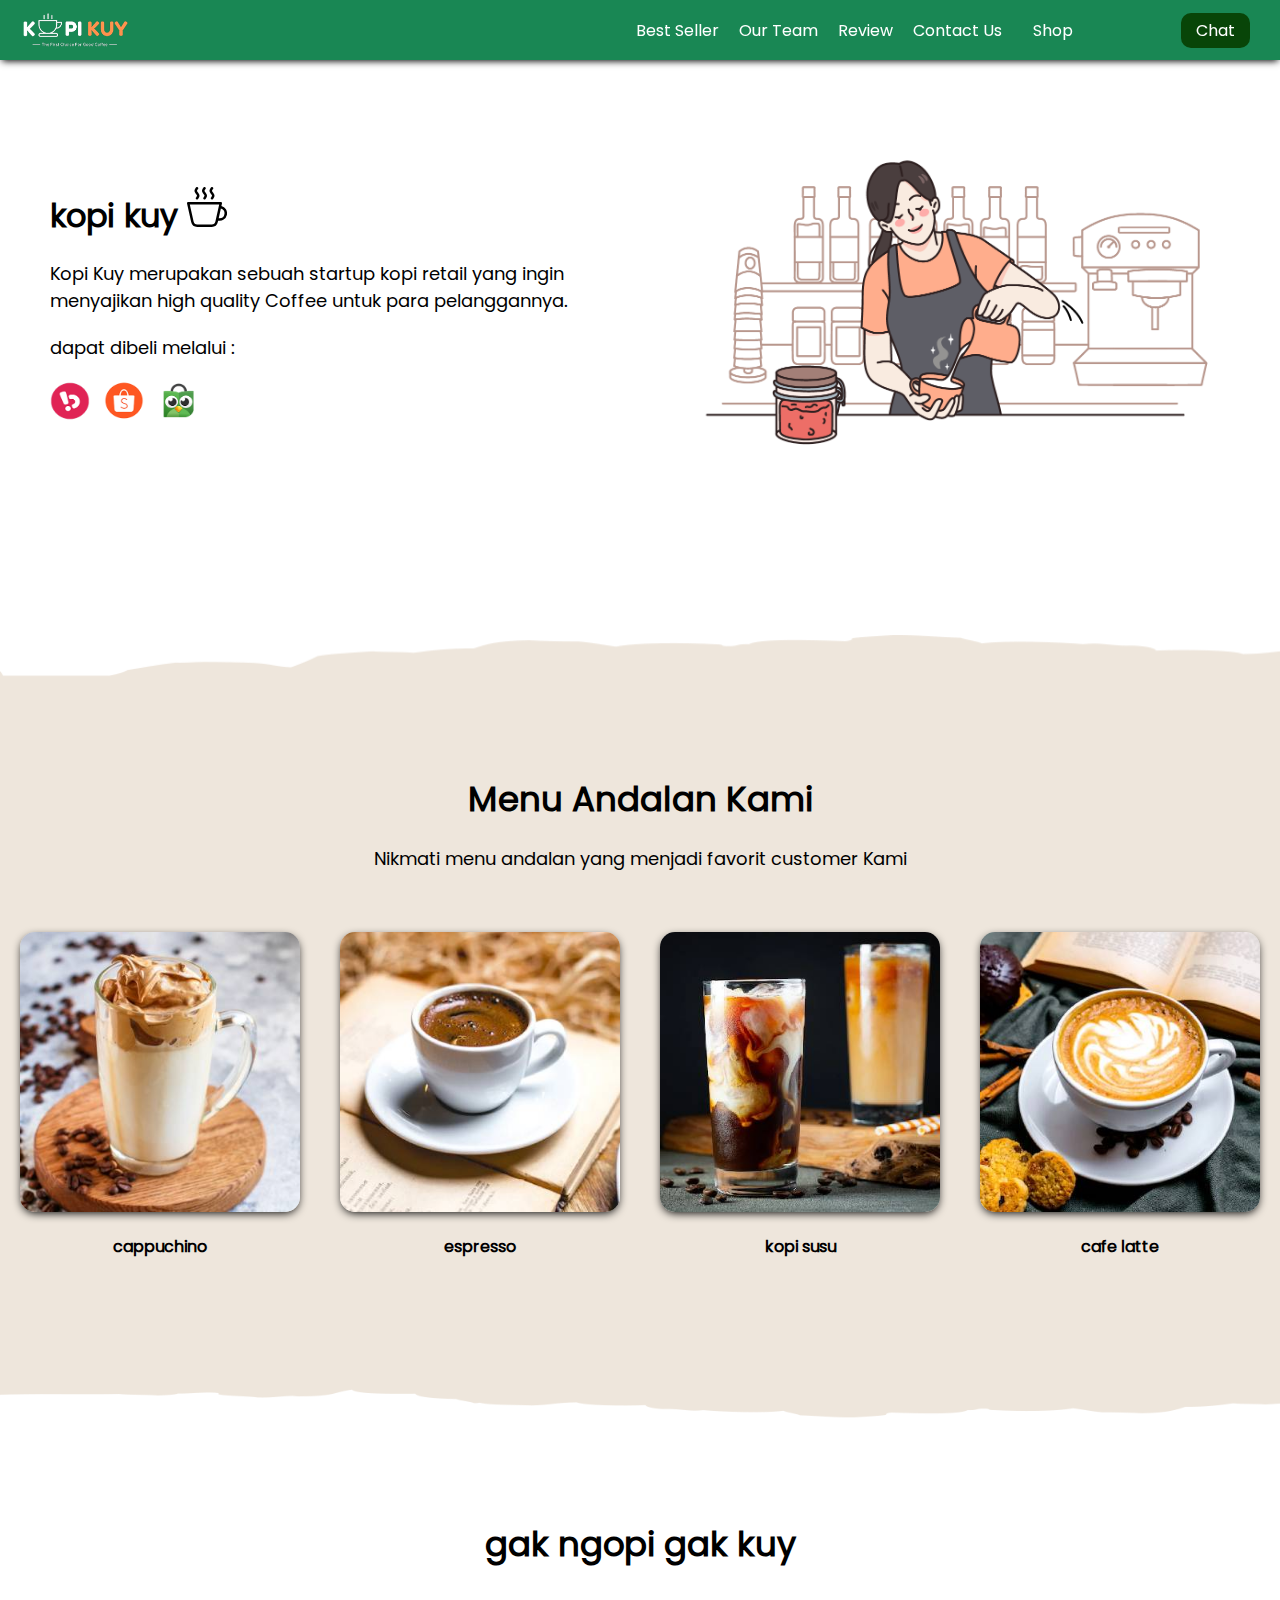
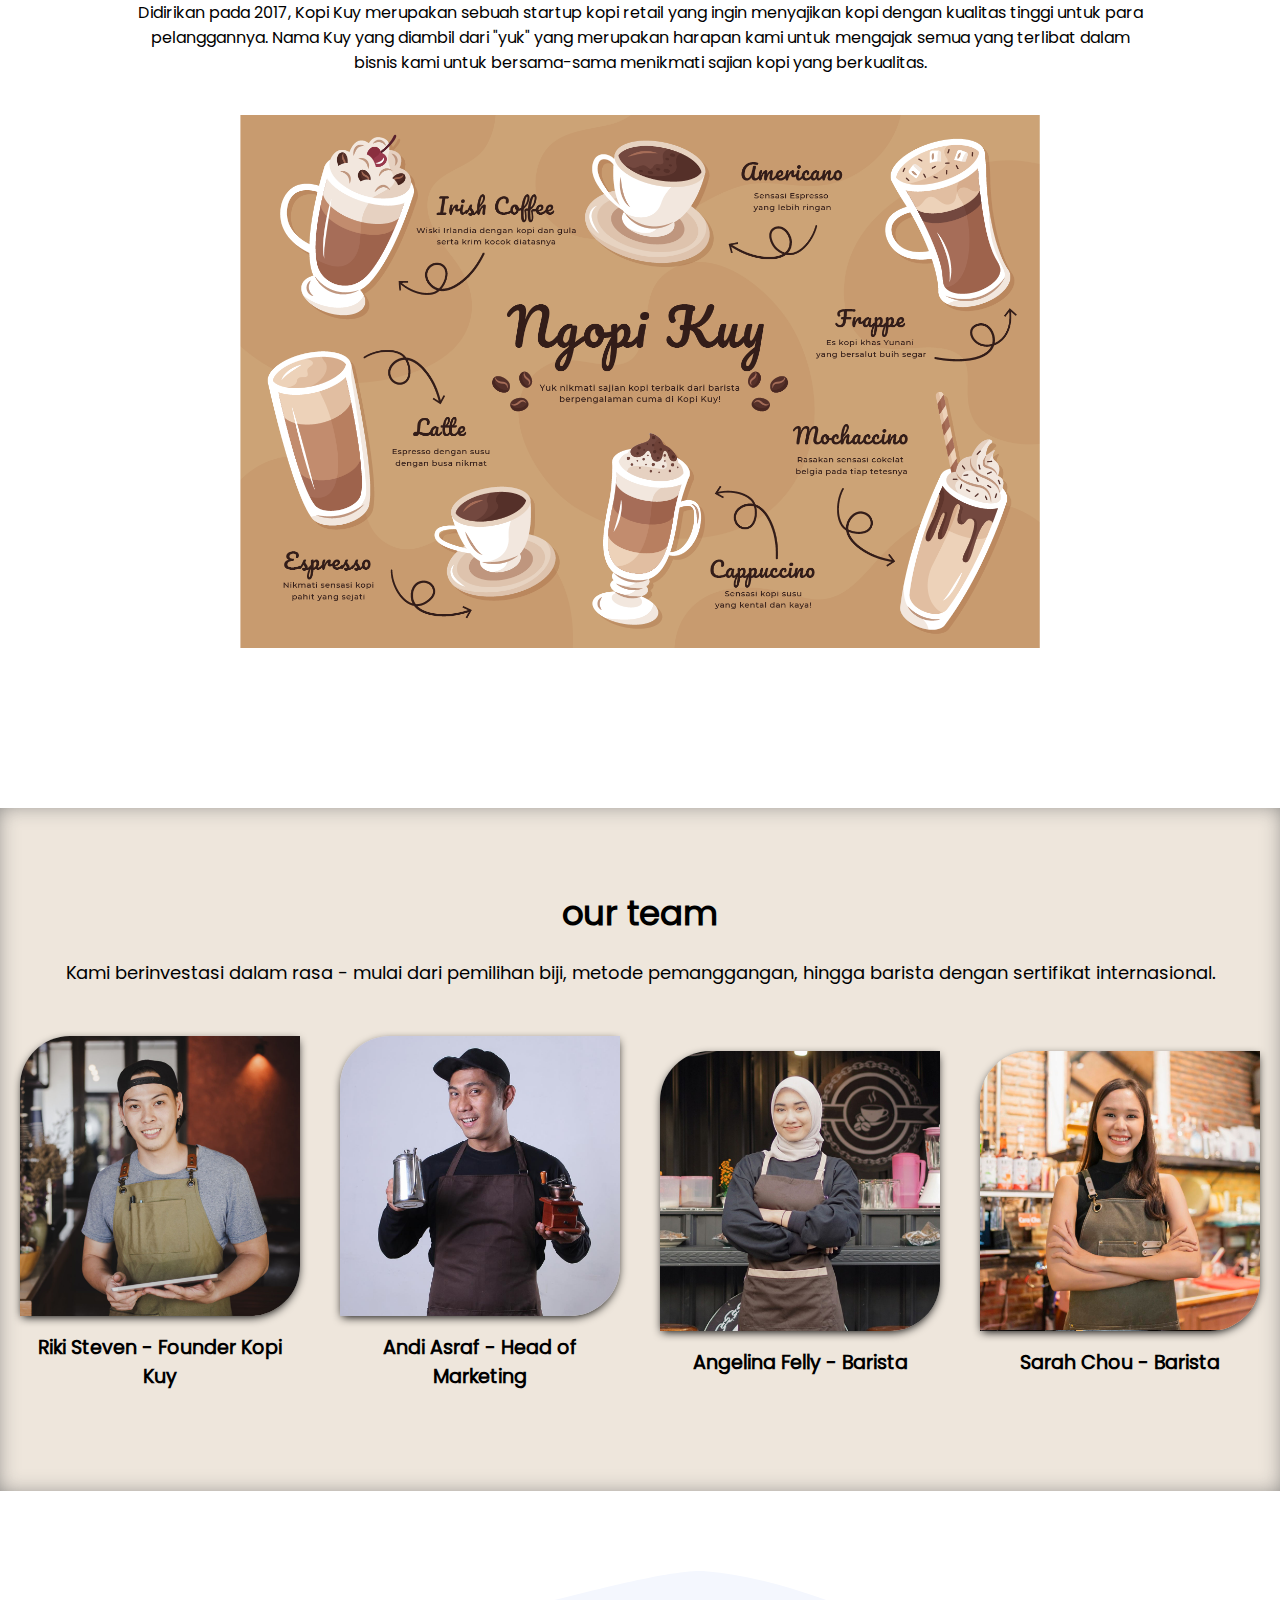
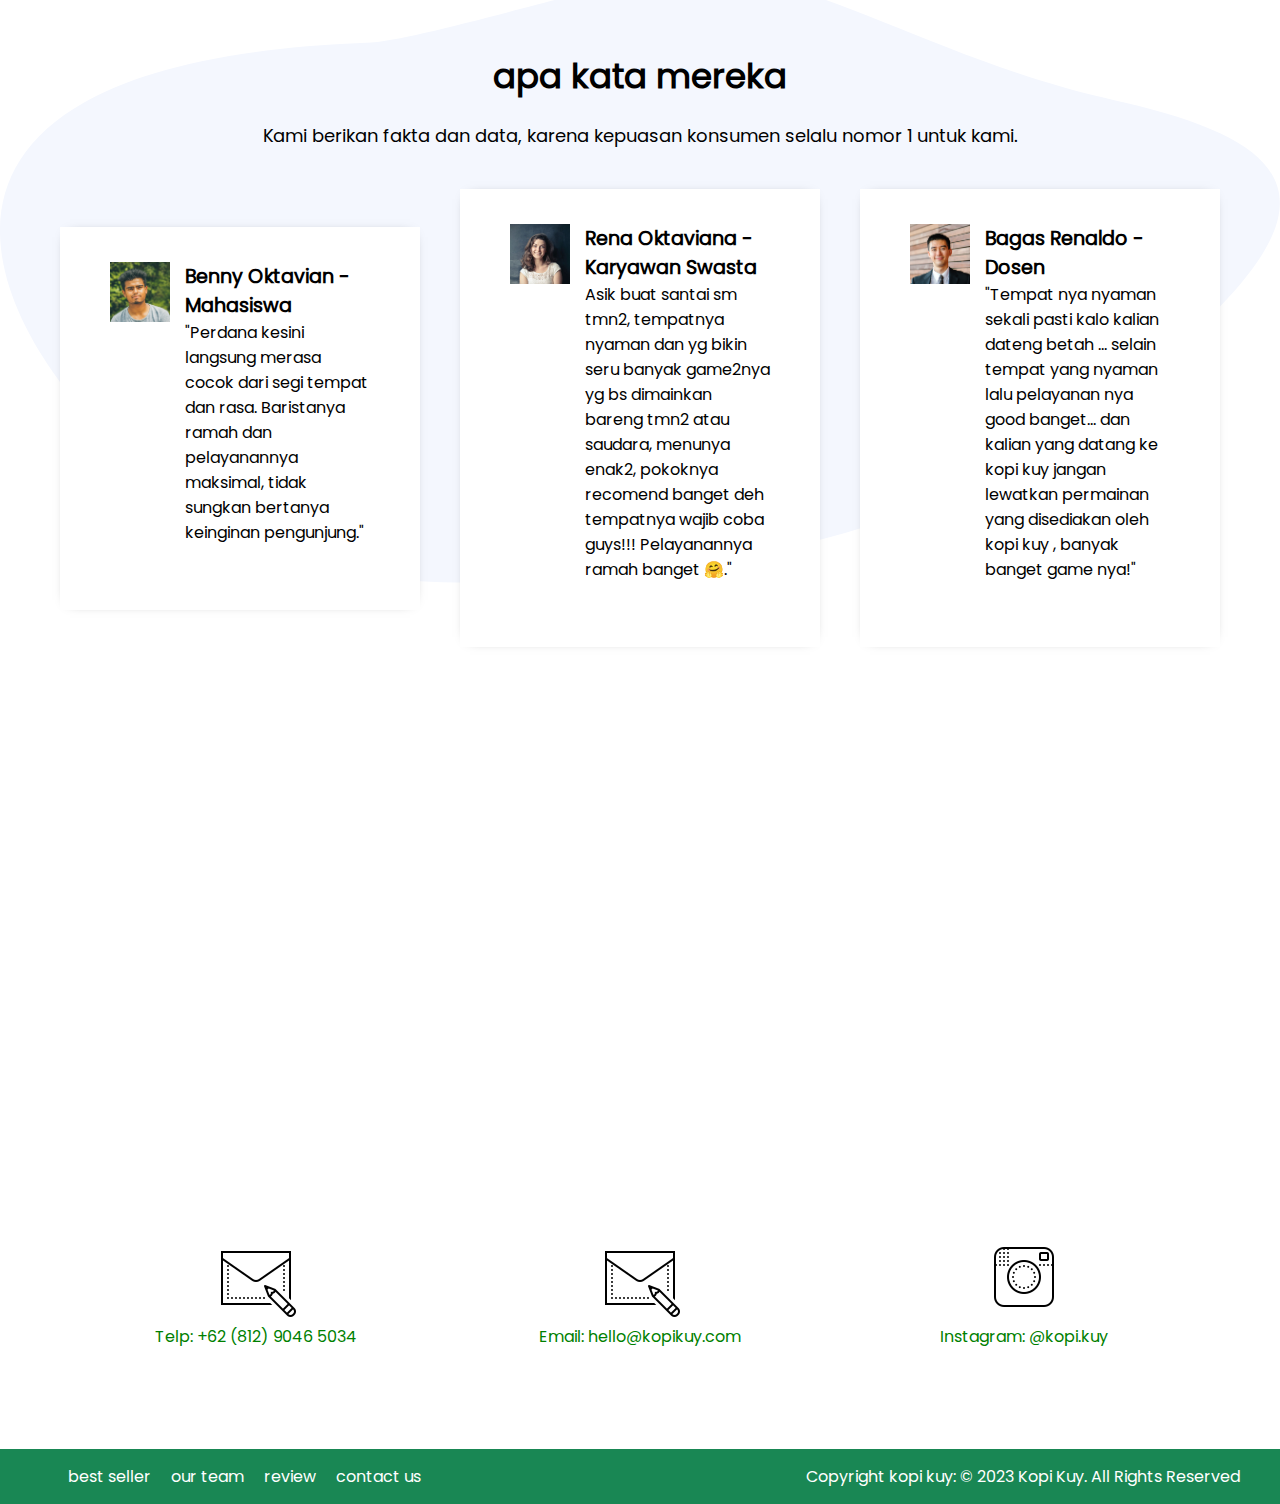
<file: index.html>
<!DOCTYPE html>
<html lang="id">

<head>
    <meta charset="UTF-8">
    <meta http-equiv="X-UA-Compatible" content="IE=edge">
    <meta name="viewport" content="width=device-width, initial-scale=1.0">
    <link rel="shortcut icon" href="images/favicon.ico" type="image/x-icon">
    <title>Website Kopi Kuy</title>
    <link rel="stylesheet" href="css/style.css">
</head>

<body>
    <nav>
        <img class="logo" src="images/logo/logo_kuy.png">
        <div class="navigasi">
            <a href="#best-seller">Best Seller</a>
            <a href="#our-team">Our Team</a>
            <a href="#review">Review</a>
            <a href="#contact-us">Contact Us</a>
        </div>
        <a class="shop" href="produk.html">Shop</a>
        <a class="chat" href="https://wa.me/628123456?text=Saya ingin bertanya" target="_blank">Chat</a>
    </nav>

    <!-- Tulis Kode HTML / <header> Setelah baris di bawah ini (baris 28) -->

    <header>
        <div class="kiri">
            <h1>
                kopi kuy <img src="images/icon/icon_kopi.svg" alt="">
            </h1>
            <p>
                Kopi Kuy merupakan sebuah startup kopi retail yang ingin menyajikan
                high quality Coffee untuk para pelanggannya.
            </p>
            <p>
                dapat dibeli melalui :
            </p>
            <div class="olshop">
                <img src="images/logo/logo_bukalapak.png" alt="">
                <img src="images/logo/logo_shopee.png" alt="">
                <img src="images/logo/logo_tokopedia.png" alt="">
            </div>
        </div>
        <div class="kanan">
            <img src="images/header/header1.png" alt="">
        </div>
    </header>

    <section class="best-seller" id="best-seller">
        <h2>
            Menu Andalan Kami
        </h2>
        <p>
            Nikmati menu andalan yang menjadi favorit customer Kami
        </p>

        <div class="produk">
            <img src="images/produk/product_capuchino.jpg" alt="">
            <p>cappuchino</p>
        </div>
        <div class="produk">
            <img src="images/produk/product_espresso.jpg" alt="">
            <p>espresso</p>
        </div>
        <div class="produk">
            <img src="images/produk/product_kopi_susu.jpg" alt="">
            <p>kopi susu</p>
        </div>
        <div class="produk">
            <img src="images/produk/product_latte.jpg" alt="">
            <p>cafe latte</p>
        </div>
    </section>

    <section class="about-us" id="about-us">
        <h2>
            gak ngopi gak kuy
        </h2>
        <p>
            Didirikan pada 2017, Kopi Kuy merupakan sebuah startup kopi retail
            yang ingin menyajikan kopi dengan kualitas tinggi untuk para pelanggannya.
            Nama Kuy yang diambil dari "yuk" yang merupakan harapan kami untuk mengajak semua
            yang terlibat dalam bisnis kami untuk bersama-sama menikmati sajian kopi yang berkualitas.
        </p>
        <img src="images/about-us/aset_kopi_jumbo.png" alt="">
    </section>
    <section class="our-team" id="our-team">
        <h2>
            our team
        </h2>
        <p>Kami berinvestasi dalam rasa - mulai dari pemilihan biji, metode pemanggangan,
            hingga barista dengan sertifikat internasional.</p>
        <div class="team">
            <img src="images/team/team1.jpg" alt="">
            <h3>
                <p>Riki Steven - Founder Kopi Kuy</p>
            </h3>
        </div>
        <div class="team">
            <img src="images/team/team2.jpg" alt="">
            <h3>
                <p>Andi Asraf - Head of Marketing</p>
            </h3>
        </div>
        <div class="team">
            <img src="images/team/team3.jpg" alt="">
            <h3>
                <p>Angelina Felly - Barista</p>
            </h3>
        </div>
        <div class="team">
            <img src="images/team/team4.jpg" alt="">
            <h3>
                <p>Sarah Chou - Barista</p>
            </h3>
        </div>


    </section>
    <section class="review" id="review">
        <h2>
            apa kata mereka
        </h2>
        <p>Kami berikan fakta dan data, karena kepuasan konsumen selalu nomor 1 untuk kami.</p>
        <div class="testimoni">
            <img src="images/customer/customer1.jpg" alt="">
            <div class="profile">
                <h3>Benny Oktavian - Mahasiswa</h3>
                <p>"Perdana kesini langsung merasa cocok dari segi tempat dan rasa.
                    Baristanya ramah dan pelayanannya maksimal, tidak sungkan bertanya keinginan pengunjung."</p>
            </div>
        </div>
        <div class="testimoni">
            <img src="images/customer/customer2.jpg" alt="">
            <div class="profile">
                <h3>Rena Oktaviana - Karyawan Swasta</h3>
                <p>Asik buat santai sm tmn2, tempatnya nyaman dan yg bikin seru banyak game2nya
                    yg bs dimainkan bareng tmn2 atau saudara, menunya enak2, pokoknya recomend
                    banget deh tempatnya wajib coba guys!!! Pelayanannya ramah banget 🤗."</p>
            </div>
        </div>
        <div class="testimoni">
            <img src="images/customer/customer3.jpg" alt="">
            <div class="profile">
                <h3>Bagas Renaldo - Dosen</h3>
                <p>"Tempat nya nyaman sekali pasti kalo kalian dateng betah ...
                    selain tempat yang nyaman lalu pelayanan nya good banget...
                    dan kalian yang datang ke kopi kuy jangan lewatkan permainan yang disediakan
                    oleh kopi kuy , banyak banget game nya!"</p>
            </div>
        </div>
    </section>
    <section class="contact-us" id="contact-us">
        <iframe
            src="https://www.google.com/maps/embed?pb=!1m14!1m8!1m3!1d7932.741866032694!2d106.668581!3d-6.214715!3m2!1i1024!2i768!4f13.1!3m3!1m2!1s0x2e69f9912c7f297b%3A0xe5a3a671dae861ab!2sKopi%20kuy!5e0!3m2!1sid!2sid!4v1680617229460!5m2!1sid!2sid"
            allowfullscreen="" loading="lazy" referrerpolicy="no-referrer-when-downgrade"></iframe>

        <div class="kontak">
            <img src="images/icon/icon_mail.png" alt="">
            <p>Telp: +62 (812) 9046 5034</p>
        </div>
        <div class="kontak">
            <img src="images/icon/icon_mail.png" alt="">
            <p>Email: hello@kopikuy.com</p>
        </div>
        <div class="kontak">
            <img src="images/icon/icon_instagram.png" alt="">
            <p>Instagram: @kopi.kuy</p>
        </div>
    </section>
    <footer>
        <div class="navigasi">
            <a href="#best seller">best seller</a>
            <a href="#our team">our team</a>
            <a href="#review">review</a>
            <a href="#contact Us">contact us</a>
        </div>
        <p>Copyright kopi kuy: © 2023 Kopi Kuy. All Rights Reserved</p>
    </footer>


    <!--
        Kode HTML tidak boleh lewat dari batas ini
        Pastikan setiap section di tutup
        misalnya kode <section class="best-seller"> harus ada
        di bawah kode </header> (perhatikan ada garis miringnya
        dan setiap section harus setelah kode </section>
        jangan menulis <section> di dalam <section>
    -->
</body>

</html>
</file>
<file: css/style.css>
/* Kode * di bawah ini untuk mereset tampilan setiap web browser supaya seragam */

* {
   box-sizing: border-box;
   margin: 0;
   padding: 0;
}

html {
   /* scroll-behavior: smooth agar scroll ketika klik pada navigasi menjadi halus */
   scroll-behavior: smooth;
}

/* 
Kode di bawah ini untuk mengatur nav sampai footer agar memiliki tampilan flexibel
selengkapnya akan di bahas di hari ke 3
*/

nav,
header,
section,
footer {
   /* 
      display: flex memiliki pengaturan yang dapat mengatur agar elemen
      di dalamnya memiliki ukuran yang fleksibel
      digunakan saat ada elemen yang isinya lebih dari satu kolom
   */
   display: flex;
   /* 
      align-items: center mengatur elemen di dalamnya rata tengah vertikal
   */
   align-items: center;

   /* 
      justify-content: center mengatur elemen di dalamnya rata tengah horizontal
   */
   justify-content: center;

   /* 
      flex-wrap: wrap mengatur agar jika lebar elemen berlebih, maka elemen
      akan otomatis diletakan di baris baru (tidak dipaksakan di satu baris)
   */
   flex-wrap: wrap;
}



/* 
Kode @font-face untuk menginstall font ke dalam Website 
src adalah untuk lokasi fontnya, font dapat di cari di website https://fonts.google.com/
dengan memberi nama family, maka kita mendaftarkan font tersebut ke dalam website
*/

@font-face {
   src: url(../fonts/poppins.woff2);
   font-family: 'Poppins';
}

body {
   /* 
   mendaftarkan semua teks pada body menjadi family Poppins 
   kenapa pada body? karena elemen body membungkus semua elemen dari nav section sampai footer
   */
   font-family: 'Poppins';
}

/*
Misalnya ada font dari google yang bernama Irish Grover yang berada di:
https://fonts.gstatic.com/s/irishgrover/v23/buExpoi6YtLz2QW7LA4flVgv__RP.woff2

maka bisa coba copy kode berikut untuk menginstall font tadi:

@font-face {
  font-family: 'Irish Grover';
  font-style: normal;
  font-weight: 400;
  src: url(https://fonts.gstatic.com/s/irishgrover/v23/buExpoi6YtLz2QW7LA4flVgv__RP.woff2) format('woff2');
}

Jika kode di atas sudah di copy
Nanti pada element yang ingin menggunakan font Irish Grover Tadi, tinggal diganti font-familynya
misal mau mengganti h1 dan h2 maka kodenya sebagai berikut:

h1,h2 {
   font-family: 'Irish Grover';
}

*/


a {
   /* menghilangkan garis bawah pada link */
   text-decoration: none;

   /* 
   color: adalah untuk mengganti warna tulisan.
   color:unset digunakan pada a untuk menghilangkan warna bawaan pada link (biasanya warna biru) 
   */
   color: unset;
}

h2 {
   /* mengatur ukuran huruf ke 34 pixel */
   font-size: 34px;
}

h3 {
   /* mengatur ukuran huruf ke 1.2rem */
   font-size: 1.2rem;
}

h1,
h2,
h3 {
   /* mengatur tebal huruf bisa bold, normal*/
   font-weight: bold;
}

img {
   /* 
      kode max-width artinya lebar maksimal
      mengatur agar semua elemen img memiliki lebar maksimal 100% agar
      besar gambar tidak melebihi layar ataupun elemen pembungkus
   */
   max-width: 100%;
}

/* Navigasi */

nav {
   /* 
   background-color mengatur warna latar belakang 
   untuk pengguna hp, pergantian warna tidak bisa seperti vs code
   hanya dapat menggunakan warna bahasa inggris seperti: red, green, brown, purple dsb
   untuk pengguna vscode silahkan arahkan mouse ke kotak warna di bawah
   untuk mengganti warna sesuai keinginan
   */
   background-color: #198754;

   /* box-shadow membuat efek bayangan */
   box-shadow: 0 3px 7px -2px #000;

   /* width mengatur lebar elemen. 100% agar lebarnya full dari kiri sampai kanan layar */
   width: 100%;

   /* 
   padding digunakan untuk memberi jarak ke dalam. 
   efeknya bila digunakan pada elemen yang memiliki warna latar akan membuat elemen tersebut 'gemuk'
   padding-top artinya jarak ke atas, nilai padding dapat berupa
   padding-top, padding-bottom, padding-left, padding-right
   */
   padding-top: 10px;
   padding-bottom: 10px;

   /* 
   position mengatur posisi elemen, position:fixed supaya elemen nav akan ikut menempel di atas layar
   saat kita scroll ke bawah. Jika ingin navigasi gak nempel, bisa menggunakan position:static;
   */
   position: fixed;

   /* Nilai z-index semakin besar, maka elemen akan semakin di depan */
   z-index: 500;
}

img.logo {
   /* height mengatur tinggi elemen */
   height: 40px;
   /* penjelasan margin mirip dengan padding, fungsinya untuk memberi jarak pada elemen */
   margin-left: 20px;
}

div.navigasi {
   margin-left: auto;
   margin-right: 15px;
}

nav a {
   color: #fff;
   padding-left: 8px;
   padding-right: 8px;
}

a.shop {
   margin-right: 100px;
}

a.chat {
   margin-right: 30px;
   background-color: rgb(8, 69, 8);
   color: #fff;
   padding-top: 5px;
   padding-right: 15px;
   padding-bottom: 5px;
   padding-left: 15px;
   border-radius: 10px;
}


/* 
   PERHATIKAN bahwa dalam mengatur elemen, nama elemen langsung ditulis
   sedangkan untuk mengatur class, dibutuhkan tanda titik (.) terlebih dulu
   img {} berarti seluruh elemen dengan tag img (<img src="....">), 
   sedangkan .img artinya hanya elemen dengan class img (<img class="img" src="...">) 
*/


/* HEADER */


header,
section {
   /*
    padding mengatur jarak ke dalam
    pada padding dan margin ditambahkan top / right / bottom / top 
    untuk mengatur jarak masing-masing 
   */
   padding-top: 80px;
   padding-bottom: 80px;

   /* margin mengatur jarak ke luar */
   margin-bottom: 80px;
}

/* penulisan CSS dapat digabung dengan beberapa elemen */
header div.kiri,
header div.kanan {
   /* width mengatur lebar elemen. 50% artinya setengah ukuran elemen pembungkus */
   width: 50%;
   padding: 50px;
}

header h1 {
   margin-bottom: 20px;
}

header p {
   /* font-size digunakan untuk mengatur ukuran huruf */
   font-size: 18px;
   margin-bottom: 20px;
}

div.olshop img {
   width: 40px;
   /* aspect-ratio:1 agar tinggi menyesuaikan width */
   aspect-ratio: 1;
   margin-right: 10px;
}

/* Best Seller */

section.best-seller {
   position: relative;

   /* background-color mengatur warna latar belakang elemen */
   background-color: #EEE6DC;

   /* text-align mengatur rata tulisan, bisa bernilai: left, right, center, justify */
   text-align: center;
}

/* 
terkait position, after, dan before memerlukan pemahaman mendalam
terkait layout pada CSS untuk dapat memahami secara penuh 
*/

section.best-seller::before,
section.best-seller::after {
   position: absolute;
   content: "";
   width: 100%;
   height: 76px;

   /* background-image untuk menambahkan gambar sebagai background */
   background-image: url(../images/background/garis-atas.png);

   /*background-size agar gambar latar menyesuaikan tinggi / lebar elemen */
   background-size: cover;

   top: -60px;
   left: 0;
}

section.best-seller::after {
   height: 60px;
   background-image: url(../images/background/garis-bawah.png);
   top: unset;
   bottom: -60px;
}

section.best-seller h2 {
   margin-bottom: 20px;
   width: 100%;
}

/* 
Penulisan section.best-seller > p berarti mengatur elemen p yang langsung
di bungkus oleh elemen <section class="best-seller">
aturan ini tidak berlaku untuk elemen <p> yang ada di dalam <div class="produk">
*/

section.best-seller>p {
   font-size: 18px;
   margin-bottom: 40px;
   width: 100%;
}

div.produk {
   /* 
      Penulisan padding dan margin seperti padding:20px ini penulisan singkat 
      yang berarti top, right, bottom, left nilainya sama, yaitu 20px 
   */
   padding: 20px;
   width: 25%;
}

div.produk img {
   /* transition membuat animasi transisi dari perubahan style, 0.3s berarti 0.3 detik */
   transition: all 0.3s ease;

   /* border-radius  Membuat sudut membulat */
   border-radius: 15px;

   /* box-shadow membuat efek bayangan */
   box-shadow: 0 3px 10px -2px #000;
}

/*

kode div.produk img:hover akan dijalankan saat mouse ada di atas elemen <img> yang ada
di dalam <div class="produk"> 
karena ada efek transition pada div.produk img 
maka akan menghasilkan efek animasi yang smooth

*/
div.produk img:hover {

   /* membuat transformasi, bisa berupa scale(1.05), rotate(180deg), translateY(-50px), dsb */
   transform: scale(0.9);
   border-radius: 50%;
}

div.produk p {
   margin-top: 15px;
   font-weight: bold;
}



/* About US */

section.about-us {
   /* max-width: 80%; mengatur lebar maksimal elemen tidak boleh melebihi 80% layar */
   max-width: 80%;

   /* margin-left dan margin-right auto akan membuat posisi elemen berada di tengah */
   margin-left: auto;
   margin-right: auto;
   text-align: center;
}

section.about-us h2 {
   margin-bottom: 30px;
   width: 100%;
}

section.about-us img {
   /* 
      Penulisan width: 800px dan max-width: 100% mengatur agar
      elemen memiliki lebar 800px namun tidak boleh melebihi 100% ukuran layar
   */
   width: 800px;
   max-width: 100%;
   margin: auto;
}

/*
section.about-us p:nth-child(2) berarti mengatur elemen ke 2 dengan jenis <p>
yang ada di dalam <section class="about-us">
*/

section.about-us p:nth-child(2) {
   margin-bottom: 40px;
}

section.about-us p:nth-child(4) {
   margin-top: 40px;
}


/* OUR TEAM */

section.our-team {
   background-color: #EEE6DC;
   box-shadow: inset 0px 0px 23px -6px #707070;
   text-align: center;
}

section.our-team h2 {
   margin-bottom: 20px;
   width: 100%;
}

section.our-team>p {
   margin-bottom: 30px;
   font-size: 18px;
   width: 800px;
   max-width: 90%;
   margin-left: auto;
   margin-right: auto;
   width: 100%;
}

div.team {
   width: 25%;
   padding: 20px;
}

div.team img {
   width: 100%;
   aspect-ratio: 1/1;
   object-fit: cover;
   box-shadow: 0 3px 10px -2px #000;
   border-radius: 50px 0px 50px 0px;
   margin-bottom: 10px;
}


/* REVIEW */

section.review {
   background-image: url(../images/background/bg-review.svg);
   /* 
      background-size: contain;
      membuat gambar latar belakang tidak terpotong
   */
   background-size: contain;

   /* 
      background-repeat: no-repeat;
      membuat gambar latar belakang tidak diulang (duplikat)
   */
   background-repeat: no-repeat;
   padding-left: 40px;
   padding-right: 40px;
   justify-content: space-around;
   /* align-items: stretch; membuat tinggi elemen di dalam .review .baris seragam */
   text-align: center;
}

section.review h2 {
   margin-bottom: 20px;
   width: 100%;
}

section.review>p {
   margin-bottom: 40px;
   font-size: 18px;
   width: 100%;
}

div.testimoni {
   width: 30%;
   display: flex;
   flex-wrap: wrap;
   padding: 35px 50px;
   box-shadow: 0px 0px 12px -10px #000;
   background-color: #fff;
}

div.testimoni img {
   width: 60px;
   height: 60px;
   margin-right: 15px;
   object-fit: cover;
}

div.profile {
   text-align: left;
   display: block;
   margin-bottom: 30px;
   width: calc(100% - 75px);
}

div.profile p {
   width: 100%;
   text-align: left;
}

div.testimoni>p {
   width: 100%;
   text-align: left;
}


/* CONTACT US */
section.contact-us {
   margin-bottom: 20px;
}

section.contact-us iframe {
   width: 100%;
   height: 300px;
   border: 0;
}

div.kontak {
   width: 30%;
   /* color mengatur warna tulisan */
   color: green;
   text-align: center;
   margin-top: 50px;
}


/* FOOTER */

footer {
   background-color: #198754;
   padding-top: 15px;
   padding-bottom: 15px;
   color: #fff;
   padding-right: 40px;
   padding-left: 40px;
}

footer div.navigasi {
   margin-left: 20px;
   margin-right: auto;
}

footer div.navigasi a {
   padding: 8px;
}

/* UNTUK kode RESPONSIF hari ke 3 tulis DI BAWAH sini */
@media (max-width:768px) {

   .navigasi {
      display: none;
   }

   a.shop {
      margin-right: 20px;
      margin-left: auto;
   }

   header {
      text-align: center;
   }

   header div.kiri,
   header div.kanan {
      width: 100%;
      padding: 25px;
   }

   div.produk,
   div.team,
   div.kontak {
      width: 50%;
   }

   div.testimoni {
      width: 100%;
      margin-bottom: 20px;
      padding: 30px;
   }
}


/* Kode CSS Selesai di sini */
</file>
